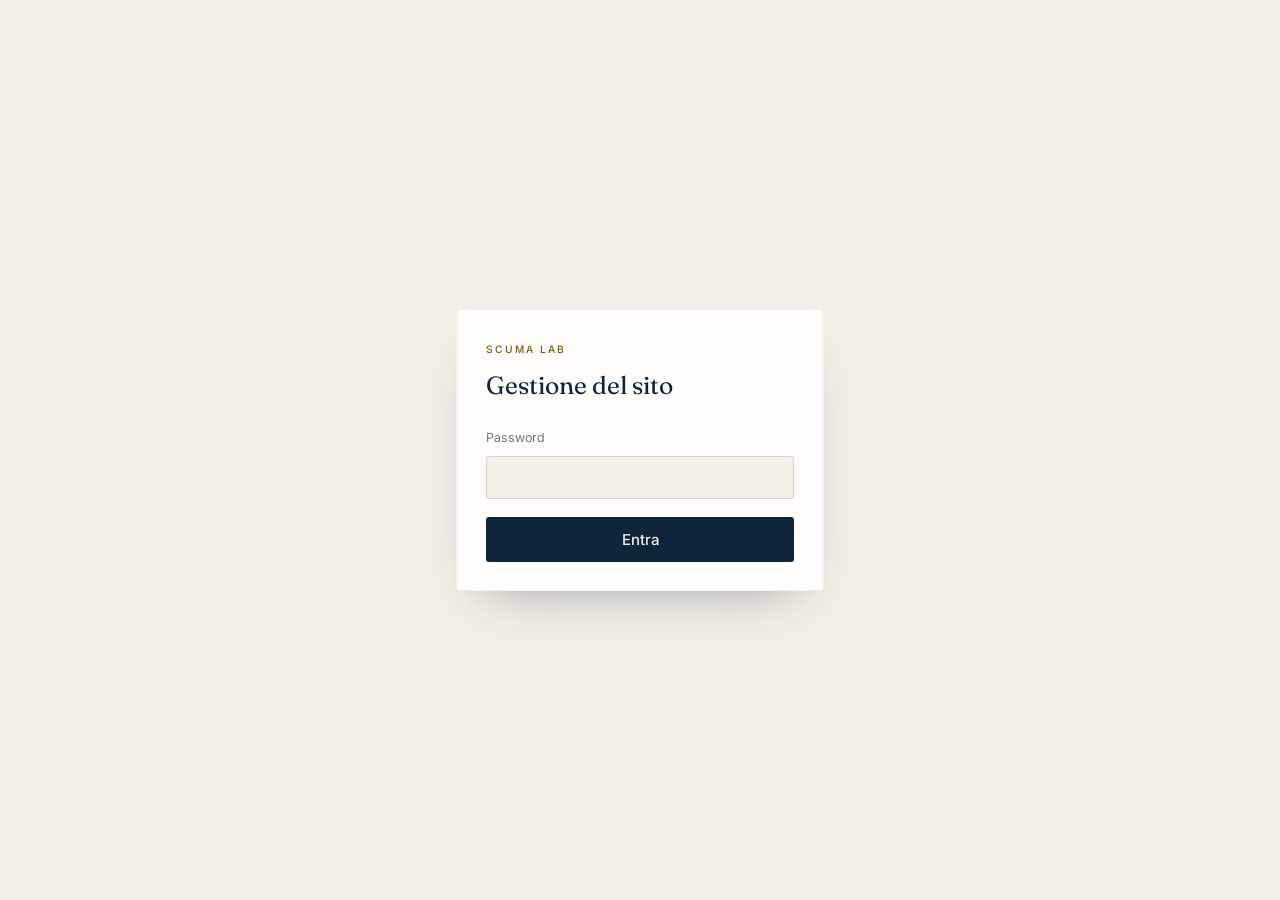
<file: admin/index.html>
<!doctype html>
<html lang="it">
<head>
<meta charset="utf-8">
<meta name="viewport" content="width=device-width, initial-scale=1">
<title>Gestione sito · Antonio Burgello</title>
<!-- a private tool, not a page: keep it out of search results -->
<meta name="robots" content="noindex, nofollow">
<link rel="preconnect" href="https://fonts.googleapis.com">
<link rel="preconnect" href="https://fonts.gstatic.com" crossorigin>
<link rel="stylesheet" href="https://fonts.googleapis.com/css2?family=Fraunces:opsz,wght@9..144,400&family=Inter:wght@350;400;500;600&display=swap">
<link rel="stylesheet" href="admin.css?v=4">
</head>
<body>

<!-- ============================================================
     The gate. Nothing below is fetched until the password is accepted,
     so an unauthenticated visitor sees a box and nothing else.
     ============================================================ -->
<div class="gate" id="gate">
  <form class="gate__box" id="loginForm">
    <p class="gate__eyebrow">Scuma Lab</p>
    <h1>Gestione del sito</h1>
    <label for="pw">Password</label>
    <input type="password" id="pw" autocomplete="current-password" required>
    <button type="submit" id="loginBtn">Entra</button>
    <p class="gate__err" id="loginErr" role="alert" hidden></p>
  </form>
</div>

<!-- ============================================================
     The tool
     ============================================================ -->
<div class="app" id="app" hidden>

  <header class="bar">
    <span class="bar__name">Gestione del sito</span>
    <span class="bar__state" id="state">Caricamento…</span>
    <div class="bar__actions">
      <a class="btn btn--ghost" href="../index.html" target="_blank" rel="noopener">Vedi il sito</a>
      <button class="btn btn--save" id="saveBtn" disabled>Salva e pubblica</button>
    </div>
  </header>

  <div class="layout">
    <nav class="side" id="side" aria-label="Sezioni"></nav>
    <main class="main" id="main"></main>
  </div>

  <div class="toast" id="toast" role="status" hidden></div>
</div>

<!-- the picture the browser shrinks into the two sizes the site needs -->
<canvas id="scratch" hidden></canvas>

<script src="admin.js?v=4"></script>
</body>
</html>
</file>
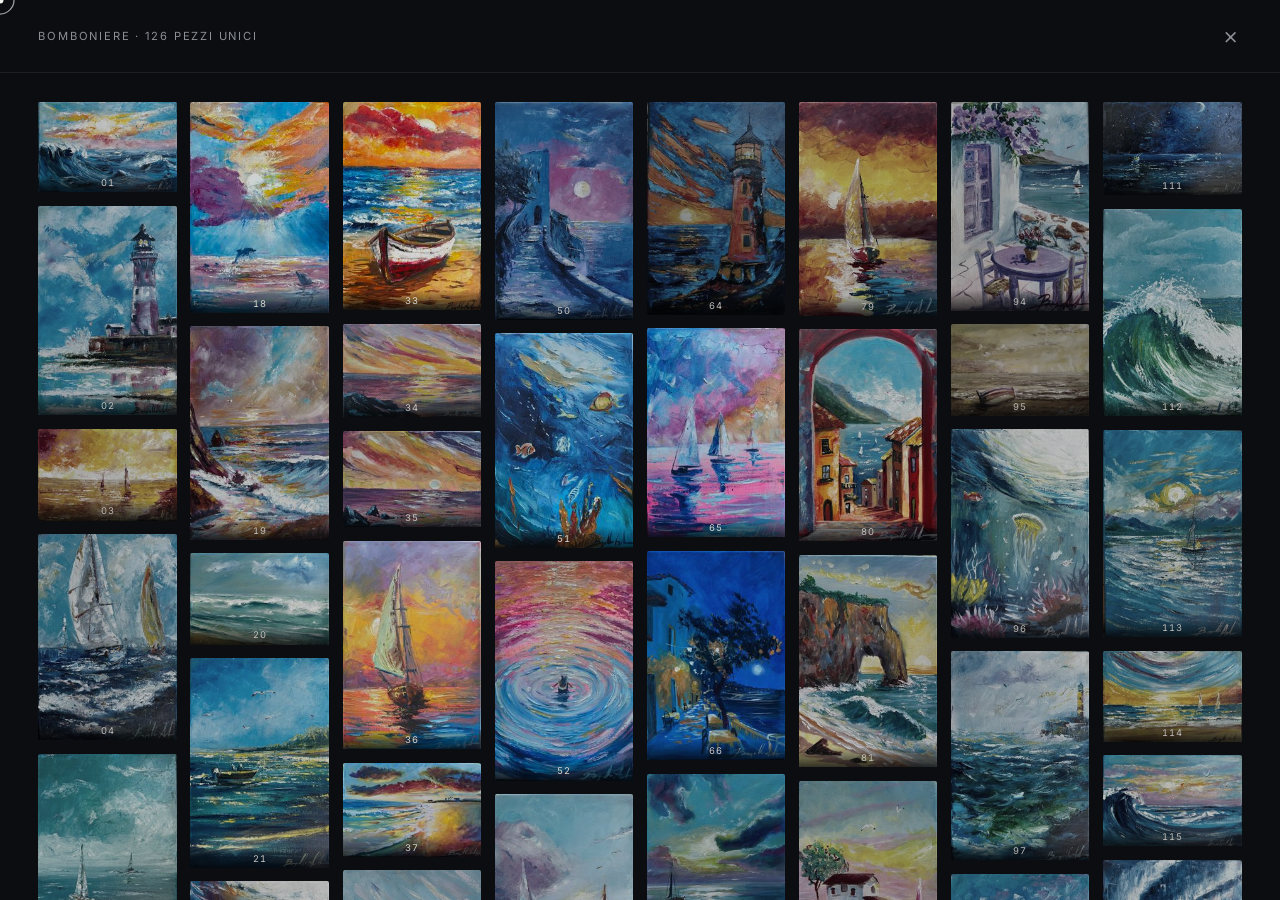
<file: collezione.html>
<!doctype html>
<html lang="it">
<head>
<meta charset="utf-8">
<meta name="viewport" content="width=device-width, initial-scale=1">
<title>Collezione · Antonio Burgello</title>
<meta name="description" content="Le collezioni di Antonio “Scuma” Burgello: opere sparse e bomboniere, ognuna da guardare da vicino, con la luce che attraversa la materia del colore.">
<!-- a collection is its own page, so it has its own URL to link and to share -->
<meta name="robots" content="index, follow">
<link rel="preconnect" href="https://fonts.googleapis.com">
<link rel="preconnect" href="https://fonts.gstatic.com" crossorigin>
<link rel="stylesheet" href="https://fonts.googleapis.com/css2?family=Fraunces:opsz,wght@9..144,300;9..144,400&family=Inter:wght@300;350;400&display=swap">
<link rel="stylesheet" href="assets/css/style.css?v=95">
<link rel="stylesheet" href="assets/css/collection.css?v=96">
<style>
  /* The page is the collection. Nothing sits behind the grid, so the body
     is just the ground it stands on. */
  body{ background:#0c0d10; color:var(--canvas); min-height:100svh; }

  /* What the card opens into. It carries the name the card carried, so the
     browser reshapes the one into the other instead of crossing the whole
     screen over. It has to be in the markup before the first paint for the
     browser to have anything to match, which is why it is here and not
     something collection.js builds - the grid arrives a moment later. */
  .coll-page__ground{
    position:fixed; inset:0; z-index:0; background:#0c0d10; pointer-events:none;
  }
  html[data-c="opere"] .coll-page__ground{ view-transition-name:coll-opere; }
  html[data-c="bomboniere"] .coll-page__ground{ view-transition-name:coll-bomboniere; }

  /* For browsers without view transitions: the page arrives rather than
     appearing. Plain CSS, no script, and it does not delay the navigation
     the way a fade-out on click would. */
  @keyframes coll-page-in{ from{ opacity:0; } }
  body{ animation:coll-page-in .32s cubic-bezier(.22,.61,.36,1) both; }
  @media (prefers-reduced-motion:reduce){ body{ animation:none; } }
  .coll-page__fallback{
    /* above the ground, which is fixed and would otherwise paint over it */
    position:relative; z-index:1;
    max-width:38rem; margin:0 auto; padding:22vh 1.5rem;
    text-align:center; color:#8b8f96; font-family:var(--sans);
  }
  .coll-page__fallback a{ color:var(--ochre); }
  /* main.js scales the ring through GSAP; here it is a class and a
     transition, which is the same effect without the dependency */
  .brush-cursor svg{ transition:transform .3s cubic-bezier(.22,.61,.36,1); }
  .brush-cursor.is-over svg{ transform:scale(1.7); }
</style>
</head>
<body>

<script>
/* Before the first paint, so the ground is already named when the browser
   looks for something matching the card that was clicked. Reading the
   parameter twice is cheaper than making the transition wait for the
   script at the end of the body. */
(function () {
  var c = (location.search.match(/[?&]c=([\w-]+)/) || [])[1] || 'bomboniere';
  document.documentElement.setAttribute('data-c', c);
})();
</script>

<div class="coll-page__ground" aria-hidden="true"></div>

<!-- Shown only if the collection in the URL is not one we have, and
     replaced by the grid otherwise. Without JS it is what remains, which is
     why it carries a way back rather than an error. -->
<div class="coll-page__fallback" id="fallback">
  <p>Questa collezione non è disponibile.</p>
  <p><a href="index.html#opere">Torna alle opere</a></p>
</div>

<script src="assets/js/relief.js?v=83"></script>
<script src="assets/js/collection.js?v=96"></script>
<script src="assets/js/opere.js?v=83"></script>
<script src="assets/js/bomboniere.js?v=83"></script>
<script>
(function () {
  'use strict';
  var which = (location.search.match(/[?&]c=([\w-]+)/) || [])[1] || 'bomboniere';
  var data = window.COLLECTIONS && window.COLLECTIONS[which];
  if (!data || !window.Collection || !window.Relief) return;

  document.getElementById('fallback').hidden = true;
  document.title = data.title + ' · Antonio Burgello';

  var opts = { page: true, backHref: 'index.html#opere' };
  /* Only the Opere Sparse have a room so far. For them the room replaces
     the viewer: a painting picked in the grid is where the visit starts. */
  if (which === 'opere') {
    opts.museumHref = 'museo.html';
    opts.itemHref = function (it) { return 'museo.html#' + encodeURIComponent(it.id); };
  }
  for (var k in data) opts[k] = data[k];
  new window.Collection(opts);
})();
</script>

<!-- The site's cursor, so the two feel like one thing. main.js owns the
     version on the home page and it is tangled up with GSAP and the tiles;
     this is the same markup driven plainly, which is all it ever needed -
     both halves ride the real pointer and the ring grows over anything
     clickable. -->
<div class="brush-cursor" id="brushCursor" aria-hidden="true">
  <svg viewBox="0 0 40 40" width="40" height="40">
    <circle class="bc-ring" cx="20" cy="20" r="14"/>
  </svg>
</div>
<div class="brush-dot" id="brushDot" aria-hidden="true">
  <svg viewBox="0 0 12 12" width="12" height="12">
    <circle class="bc-dot" cx="6" cy="6" r="3.5"/>
  </svg>
</div>
<script>
(function () {
  if (!matchMedia('(hover:hover) and (pointer:fine)').matches) return;
  if (matchMedia('(prefers-reduced-motion:reduce)').matches) return;
  document.body.classList.add('has-cursor');
  var ring = document.getElementById('brushCursor'), dot = document.getElementById('brushDot');
  addEventListener('pointermove', function (e) {
    var t = 'translate(' + e.clientX + 'px,' + e.clientY + 'px) translate(-50%,-50%)';
    ring.style.transform = t;
    if (dot) dot.style.transform = t;
  }, { passive: true });
  // delegated, because most of what is clickable here does not exist yet
  addEventListener('pointerover', function (e) {
    var on = e.target.closest && e.target.closest('a, button');
    ring.classList.toggle('is-over', !!on);
  }, { passive: true });
})();
</script>
</body>
</html>
</file>
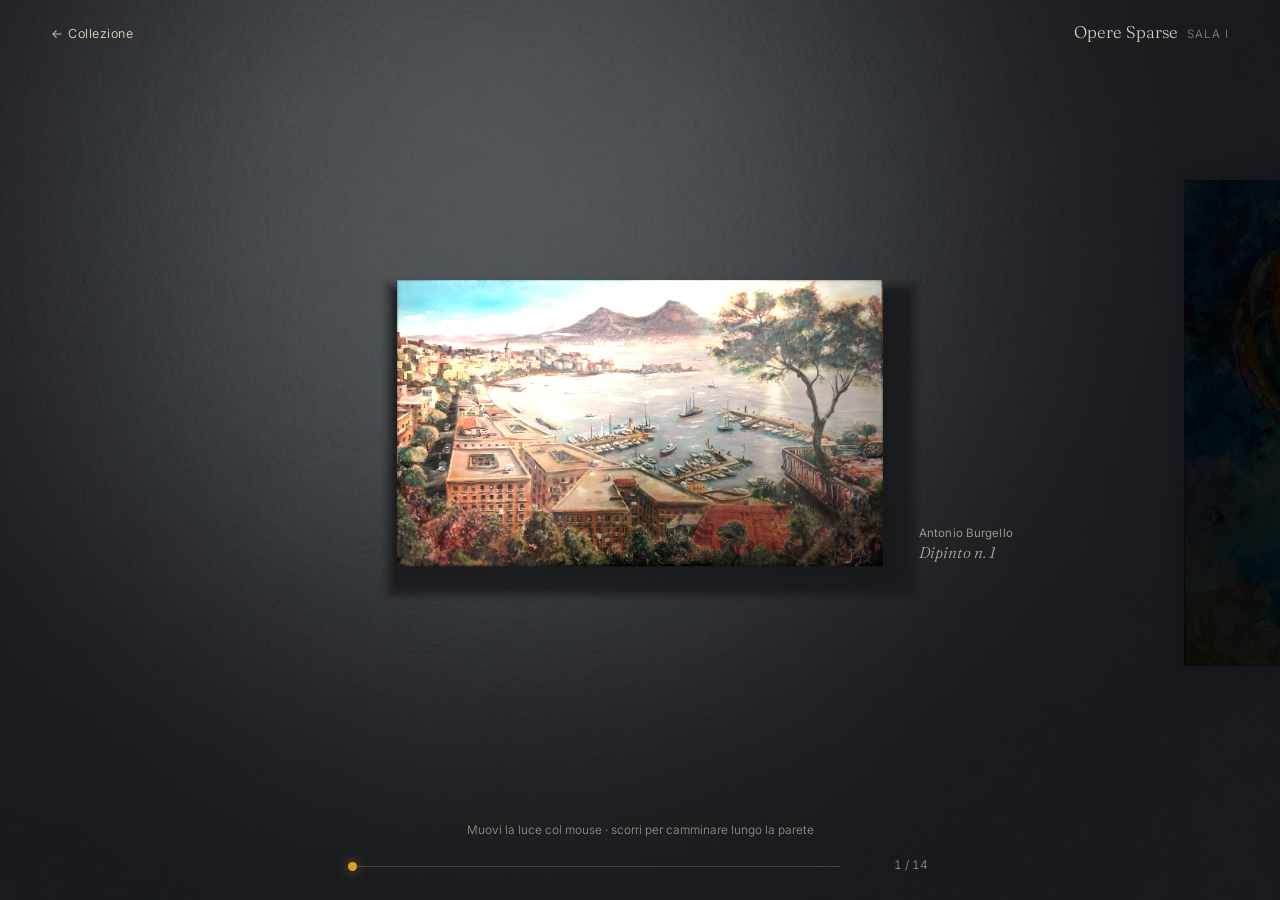
<file: museo.html>
<!doctype html>
<html lang="it">
<head>
<meta charset="utf-8">
<meta name="viewport" content="width=device-width, initial-scale=1, viewport-fit=cover">
<title>Museo · Antonio Burgello</title>
<meta name="description" content="Le Opere Sparse di Antonio Burgello appese su una parete, con una lampada da portare con sé.">
<!-- a prototype: kept out of search until it is part of the site -->
<meta name="robots" content="noindex">
<link rel="preconnect" href="https://fonts.googleapis.com">
<link rel="preconnect" href="https://fonts.gstatic.com" crossorigin>
<link rel="stylesheet" href="https://fonts.googleapis.com/css2?family=Fraunces:ital,opsz,wght@0,9..144,300;0,9..144,400;1,9..144,300&family=Inter:wght@300;350;400&display=swap">
<link rel="stylesheet" href="assets/css/style.css?v=95">
<style>
  html, body{ height:100%; overflow:hidden; background:#07090b; }
  body{ color:#d9d2c5; overscroll-behavior:none; }

  .museo{ position:fixed; inset:0; }
  .museo__wall{
    position:absolute; inset:0; width:100%; height:100%; display:block;
    touch-action:none; cursor:none;
  }
  .museo.is-dragging .museo__wall{ cursor:grabbing; }

  /* Labels are text over the canvas, positioned by museo.js each frame. */
  .museo__labels{ position:absolute; inset:0; pointer-events:none; overflow:hidden; }
  .museo-label{
    position:absolute; left:0; top:0; width:12.5rem;
    transform-origin:0 100%; margin-top:0;
    translate:0 -100%;
    font-family:var(--sans); font-size:.72rem; line-height:1.45; color:#cfc7b9;
    will-change:transform, opacity;
  }
  .museo-label.is-below{ translate:0 0; }
  .museo-label p{ margin:0; }
  .museo-label__artist{ font-weight:400; letter-spacing:.01em; }
  .museo-label__title{ font-family:var(--display); font-style:italic; font-weight:300; font-size:.98rem; line-height:1.3; margin:.1rem 0 .15rem !important; color:#ebe4d7; }
  .museo-label__meta{ color:#8f8a80; text-transform:uppercase; letter-spacing:.12em; font-size:.6rem; }

  .museo__bar{
    position:absolute; left:0; right:0; top:0; z-index:3;
    display:flex; align-items:baseline; justify-content:space-between; gap:1rem;
    padding:max(1.1rem, env(safe-area-inset-top)) var(--pad) 1rem;
    font-family:var(--sans); font-size:.78rem; letter-spacing:.04em; color:#8f8a80;
    pointer-events:none;
  }
  .museo__bar a{ pointer-events:auto; color:#d9d2c5; text-decoration:none; }
  .museo__bar a:hover, .museo__bar a:focus-visible{ color:var(--ochre); }
  .museo__room{ font-family:var(--display); font-weight:300; font-size:1.05rem; color:#d9d2c5; letter-spacing:0; }
  .museo__room span{ color:#8f8a80; font-family:var(--sans); font-size:.72rem; letter-spacing:.08em; margin-left:.6rem; text-transform:uppercase; }

  .museo__foot{
    position:absolute; left:0; right:0; bottom:0; z-index:3;
    padding:0 var(--pad) max(1.25rem, env(safe-area-inset-bottom));
    display:grid; gap:.7rem; justify-items:center;
    font-family:var(--sans); font-size:.74rem; color:#8f8a80;
  }
  .museo__hint{ margin:0; text-align:center; transition:opacity .8s var(--ease) 1.2s; }
  html.museo-used .museo__hint{ opacity:0; }
  .museo__railrow{ display:flex; align-items:center; gap:1rem; width:min(36rem, 100%); }
  .museo__rail{
    position:relative; flex:1; height:28px; cursor:pointer; touch-action:none;
  }
  .museo__rail::before{
    content:""; position:absolute; left:0; right:0; top:50%; height:1px; background:rgba(217,210,197,.22);
  }
  .museo__railmark{
    position:absolute; top:50%; width:9px; height:9px; margin:-4.5px 0 0 -4.5px;
    border-radius:50%; background:var(--ochre); box-shadow:0 0 12px rgba(217,162,39,.55);
  }
  .museo__rail:focus-visible{ outline:1px solid var(--ochre); outline-offset:4px; }
  .museo__count{ font-variant-numeric:tabular-nums; min-width:4.5rem; text-align:right; }

  .museo__nogl{ display:none; position:absolute; inset:0; place-content:center; text-align:center; padding:2rem; font-family:var(--sans); }
  html.museo-nogl .museo__nogl{ display:grid; }
  html.museo-nogl .museo__wall, html.museo-nogl .museo__foot{ display:none; }
  .museo__nogl a{ color:var(--ochre); }

  .sr-only{ position:absolute; width:1px; height:1px; overflow:hidden; clip:rect(0 0 0 0); white-space:nowrap; }
</style>
</head>
<body>

<main class="museo" id="museo" data-collection="opere" data-relief="0.3">
  <canvas class="museo__wall" id="museoWall" aria-hidden="true"></canvas>
  <div class="museo__labels" id="museoLabels"></div>

  <header class="museo__bar">
    <a href="collezione.html?c=opere">← Collezione</a>
    <p class="museo__room" style="margin:0">Opere Sparse<span>Sala I</span></p>
  </header>

  <div class="museo__foot">
    <p class="museo__hint" id="museoHint">Muovi la luce col mouse · scorri per camminare lungo la parete</p>
    <div class="museo__railrow">
      <div class="museo__rail" id="museoRail" role="slider" tabindex="0"
           aria-label="Posizione lungo la parete" aria-valuemin="1" aria-valuemax="1" aria-valuenow="1">
        <span class="museo__railmark" id="museoRailMark"></span>
      </div>
      <span class="museo__count" id="museoCount"></span>
    </div>
  </div>

  <div class="museo__nogl">
    <p>Questo browser non riesce a illuminare la sala.</p>
    <p><a href="collezione.html?c=opere">Guarda le Opere Sparse nella collezione</a></p>
  </div>

  <p class="sr-only" id="museoLive" aria-live="polite"></p>
</main>

<script>
  if (matchMedia('(hover: none)').matches) {
    document.getElementById('museoHint').textContent = 'Trascina per camminare · la luce segue il dito';
  }
</script>
<script src="assets/js/relief.js?v=96"></script>
<script src="assets/js/opere.js?v=96"></script>
<script src="assets/js/museo.js?v=96"></script>
</body>
</html>
</file>
<file: admin/admin.css>
/* ============================================================
   admin.css — the tool Antonio uses

   The site's palette, because this should feel like the back of the same
   object. But laid out as a tool rather than a document: a fixed bar that
   always holds the save button, a list of sections down the side, and one
   thing being edited at a time. Nothing here scrolls away from him.
   ============================================================ */
:root{
  --ink:#0E2438;
  --ink-2:#16344E;
  --canvas:#F4EFE6;
  --canvas-2:#EAE2D4;
  --panel:#FFFDF9;
  --ochre:#D9A227;
  --ochre-deep:#7E590C;
  --red:#B5341F;
  --red-soft:#F7E7E3;
  --green:#2F6B4F;
  --muted:#5A6674;
  --faint:#8B95A1;
  --line:rgba(14,36,56,.14);
  --line-soft:rgba(14,36,56,.07);
  --display:"Fraunces","Iowan Old Style",Georgia,serif;
  --sans:"Inter",system-ui,-apple-system,"Segoe UI",sans-serif;
  --ease:cubic-bezier(.22,.61,.36,1);
}
@media (prefers-color-scheme: dark){
  :root:not([data-theme="light"]){
    --ink:#ECE5D9; --ink-2:#CEC5B7;
    --canvas:#14161B; --canvas-2:#1C1F26; --panel:#1A1D23;
    --ochre:#E4B448; --ochre-deep:#E4B448;
    --red:#E0725C; --red-soft:#2B1C19; --green:#7FBF9C;
    --muted:#9AA2AD; --faint:#6D757F;
    --line:rgba(236,229,217,.16); --line-soft:rgba(236,229,217,.08);
  }
}

*,*::before,*::after{ box-sizing:border-box; }
[hidden]{ display:none!important; }
body{
  margin:0; background:var(--canvas); color:var(--ink);
  font-family:var(--sans); font-size:15px; font-weight:350; line-height:1.55;
  -webkit-font-smoothing:antialiased;
}

/* ---------- the gate ---------- */
.gate{ min-height:100svh; display:grid; place-items:center; padding:1.5rem; }
.gate__box{
  width:min(100%,23rem); background:var(--panel);
  border:1px solid var(--line-soft); border-radius:4px;
  padding:2rem 1.8rem 1.8rem;
  box-shadow:0 24px 50px -32px rgba(14,36,56,.5);
  display:grid; gap:.55rem;
}
.gate__eyebrow{
  margin:0; font-size:.64rem; letter-spacing:.2em; text-transform:uppercase;
  color:var(--ochre-deep); font-weight:500;
}
.gate h1{ font-family:var(--display); font-weight:400; font-size:1.55rem; margin:0 0 .9rem; }
.gate label{ font-size:.78rem; color:var(--muted); }
.gate__err{
  margin:.3rem 0 0; font-size:.85rem; color:var(--red);
  background:var(--red-soft); padding:.5rem .7rem; border-radius:3px;
}

input,textarea,select{
  font:inherit; color:inherit; width:100%;
  background:var(--canvas); border:1px solid var(--line); border-radius:3px;
  padding:.55rem .7rem;
}
textarea{ resize:vertical; min-height:5.5rem; line-height:1.6; }
input:focus-visible,textarea:focus-visible,select:focus-visible,
button:focus-visible,a:focus-visible{
  outline:2px solid var(--ochre-deep); outline-offset:2px;
}

button{ font:inherit; cursor:pointer; border-radius:3px; border:1px solid transparent; }
.btn{ padding:.5rem .9rem; font-size:.85rem; }
.btn--save{ background:var(--ink); color:var(--canvas); font-weight:500; }
.btn--save:disabled{ opacity:.4; cursor:default; }
.btn--ghost{
  background:none; border-color:var(--line); color:var(--ink);
  text-decoration:none; display:inline-flex; align-items:center;
}
.gate button[type=submit]{
  margin-top:.6rem; padding:.6rem; background:var(--ink); color:var(--canvas);
  font-weight:500;
}

/* ---------- frame ---------- */
.bar{
  position:sticky; top:0; z-index:10;
  display:flex; align-items:center; gap:1rem;
  padding:.7rem clamp(.8rem,2.5vw,1.4rem);
  background:var(--panel); border-bottom:1px solid var(--line);
}
.bar__name{ font-family:var(--display); font-size:1.05rem; }
.bar__state{ font-size:.76rem; color:var(--faint); }
.bar__state.dirty{ color:var(--ochre-deep); }
.bar__actions{ margin-left:auto; display:flex; gap:.5rem; }

.layout{ display:grid; grid-template-columns:13.5rem 1fr; align-items:start; }
@media (max-width:800px){ .layout{ grid-template-columns:1fr; } }

.side{
  position:sticky; top:3.4rem;
  padding:1rem .7rem; display:grid; gap:.15rem; align-content:start;
  border-right:1px solid var(--line-soft);
}
@media (max-width:800px){
  .side{
    position:static; border-right:0; border-bottom:1px solid var(--line-soft);
    grid-auto-flow:column; overflow-x:auto; gap:.3rem;
  }
}
.side button{
  background:none; border:0; text-align:left; padding:.45rem .65rem;
  color:var(--muted); font-size:.88rem; white-space:nowrap; border-radius:3px;
}
.side button:hover{ color:var(--ink); background:var(--canvas-2); }
.side button[aria-current="true"]{ background:var(--ink); color:var(--canvas); font-weight:500; }

.main{ padding:clamp(1.1rem,3vw,2rem) clamp(.9rem,3vw,2rem) 5rem; min-width:0; max-width:56rem; }
.main h2{
  font-family:var(--display); font-weight:400; font-size:1.5rem; margin:0 0 .2rem;
}
.main .lead{ color:var(--muted); margin:0 0 1.6rem; max-width:52ch; font-size:.92rem; }

/* ---------- editable items ---------- */
.item{
  background:var(--panel); border:1px solid var(--line-soft); border-radius:4px;
  padding:1.1rem 1.15rem; margin-bottom:.9rem;
}
.item__head{
  display:flex; align-items:center; gap:.6rem; margin-bottom:.8rem;
  padding-bottom:.6rem; border-bottom:1px solid var(--line-soft);
}
.item__n{
  font-size:.66rem; letter-spacing:.12em; text-transform:uppercase;
  color:var(--faint); font-variant-numeric:tabular-nums;
}
.item__title{ font-weight:600; font-size:.95rem; margin-right:auto; }
.item__tools{ display:flex; gap:.3rem; }
.iconbtn{
  background:none; border:1px solid var(--line); color:var(--muted);
  width:1.9rem; height:1.9rem; line-height:1; font-size:.9rem;
  display:grid; place-items:center;
}
.iconbtn:hover{ color:var(--ink); border-color:var(--ink); }
.iconbtn--danger:hover{ color:var(--red); border-color:var(--red); }

.field{ display:grid; gap:.25rem; margin-bottom:.75rem; }
.field > label{ font-size:.74rem; letter-spacing:.04em; color:var(--muted); }
.field .hint{ font-size:.76rem; color:var(--faint); }
.row2{ display:grid; grid-template-columns:1fr 1fr; gap:.75rem; }
@media (max-width:620px){ .row2{ grid-template-columns:1fr; } }

.paras{ display:grid; gap:.5rem; }
.para{ display:grid; grid-template-columns:1fr auto; gap:.4rem; align-items:start; }

.addbtn{
  background:none; border:1px dashed var(--line); color:var(--muted);
  padding:.55rem .9rem; font-size:.85rem; width:100%;
}
.addbtn:hover{ border-color:var(--ochre-deep); color:var(--ochre-deep); }

/* ---------- paintings ---------- */
.grid{
  display:grid; grid-template-columns:repeat(auto-fill,minmax(8.5rem,1fr));
  gap:.7rem; margin-bottom:1rem;
}
.pic{
  position:relative; background:var(--panel);
  border:1px solid var(--line-soft); border-radius:3px; overflow:hidden;
}
.pic img{ display:block; width:100%; aspect-ratio:1; object-fit:cover; background:var(--canvas-2); }
.pic__bar{ display:flex; align-items:center; gap:.3rem; padding:.35rem .45rem; }
.pic__n{ font-size:.66rem; color:var(--faint); font-variant-numeric:tabular-nums; margin-right:auto; }
.pic__alt{
  width:100%; font-size:.76rem; padding:.3rem .45rem; border-top:1px solid var(--line-soft);
  border-left:0; border-right:0; border-bottom:0; border-radius:0; background:none;
}
.pic__alt::placeholder{ color:var(--faint); }

/* ---------- notices ---------- */
.notice{
  padding:1rem 1.1rem; border-radius:0 3px 3px 0; margin-bottom:1.4rem;
  background:var(--red-soft); border-left:3px solid var(--red);
}
.notice h3{ margin:0 0 .35rem; font-size:.72rem; letter-spacing:.14em; text-transform:uppercase; color:var(--red); }
.notice p{ margin:0; font-size:.9rem; max-width:56ch; }
.notice p + p{ margin-top:.5rem; }

.toast{
  position:fixed; left:50%; bottom:1.5rem; transform:translateX(-50%);
  background:var(--ink); color:var(--canvas); padding:.7rem 1.2rem;
  border-radius:4px; font-size:.88rem; z-index:50; max-width:min(92vw,34rem);
  box-shadow:0 18px 40px -20px rgba(0,0,0,.6);
}
.toast.bad{ background:var(--red); }

.busy{ opacity:.55; pointer-events:none; }

@media (prefers-reduced-motion:reduce){ *{ transition:none!important; animation:none!important; } }
</file>
<file: assets/css/style.css>
/* ============================================================
   Antonio Burgello — Scuma Lab
   Palette pulled from the paintings: ink blue, ochre, canvas cream
   ============================================================ */

:root{
  --ink:        #0E2438;
  --ink-2:      #16344E;
  --canvas:     #F4EFE6;
  --canvas-2:   #EAE2D4;
  --ochre:      #D9A227;
  --ochre-deep: #7E590C;
  --red:        #D8452F;
  --cyan:       #2AA6C4;
  --teal:       #1F7A6C;
  --violet:     #6B4A9E;
  --magenta:    #C2417E;

  --fg:      var(--ink);
  --bg:      var(--canvas);
  --muted:   #556474;
  --line:    rgba(14,36,56,.10);

  --display: "Fraunces", "Iowan Old Style", Georgia, serif;
  --sans:    "Inter", system-ui, -apple-system, "Segoe UI", sans-serif;

  --wrap: 1240px;
  --pad:  clamp(1.25rem, 4vw, 4rem);

  --ease: cubic-bezier(.22,.61,.36,1);
}

/* ---------- reset-ish ---------- */
*,*::before,*::after{ box-sizing:border-box; }
[hidden]{ display:none!important; }
html{ -webkit-text-size-adjust:100%; scroll-behavior:smooth; }
body{
  margin:0;
  background:var(--bg);
  color:var(--fg);
  font-family:var(--sans);
  font-size:clamp(1rem,.96rem + .2vw,1.075rem);
  line-height:1.68;
  font-weight:350;
  overflow-x:hidden;
  -webkit-font-smoothing:antialiased;
}
/* height:auto is essential now the width/height attributes are present,
   otherwise the attribute height is used literally while the width scales
   and every image stretches. Rules that set an explicit height or
   aspect-ratio below still override this. */
img{ max-width:100%; display:block; height:auto; }
/* The UA default is `margin: 1em 40px`, which was eating 80px of width out
   of every grid tile and inset them all inside their own cells. */
figure{ margin:0; }
h1,h2,h3{ font-family:var(--display); font-weight:600; line-height:1.12; margin:0; letter-spacing:-.02em; }

/* Grid and flex children default to min-width:auto, so a long line can push
   past the container and get sliced by body{overflow-x:hidden}. */
.tl__body,.manifesto__body,.card__body,.gal__list,.gal__item,.contact__col,
.tl,.manifesto__grid,.cards,.gal,.contact__grid,.card{ min-width:0; }
p,h1,h2,h3,li,figcaption{ overflow-wrap:break-word; }

/* Headings and short intros balance across their lines; body copy just
   avoids leaving a single word stranded on the last line. */
h1,h2,h3,.sec-sub,.contact__title,.lede,.tl__lede,.card__body h3,.gal__item h3{
  text-wrap:balance;
}
p,li{ text-wrap:pretty; }
p{ margin:0 0 1.05em; }
a{ color:inherit; }
button{ font:inherit; color:inherit; background:none; border:0; cursor:pointer; }

.sr-only{ position:absolute!important; width:1px;height:1px;padding:0;margin:-1px;overflow:hidden;clip:rect(0 0 0 0);white-space:nowrap;border:0; }
.skip{ position:absolute; left:-9999px; top:0; z-index:200; background:var(--ink); color:var(--canvas); padding:.7rem 1.1rem; }
.skip:focus{ left:.6rem; top:.6rem; }

/* The custom cursor hides the pointer on desktop, so a visible keyboard
   focus ring is doing real work here. */
:focus-visible{
  outline:2px solid var(--ochre);
  outline-offset:3px;
  border-radius:2px;
}
.frag :focus-visible,.contact :focus-visible,.hero :focus-visible{ outline-color:var(--ochre); }
.tile:focus-visible{ outline-offset:-3px; }

.wrap{ width:min(var(--wrap),100% - var(--pad)*2); margin-inline:auto; }

/* ============================================================
   CURSOR
   ============================================================ */
.brush-cursor{
  position:fixed; top:0; left:0; z-index:120;
  pointer-events:none; opacity:0;
  transform:translate(-50%,-50%);
  transition:opacity .3s;
  mix-blend-mode:difference;
}
.brush-cursor svg{ display:block; overflow:visible; }
/* the ring trails for feel, the dot is pinned to the real pointer so you can
   always see exactly what you are about to hit */
.brush-dot{
  position:fixed; top:0; left:0; z-index:121;
  pointer-events:none; opacity:0;
  transform:translate(-50%,-50%);
  transition:opacity .3s;
  mix-blend-mode:difference;
}
.brush-dot svg{ display:block; }
.bc-ring{ fill:none; stroke:#fff; stroke-width:1.25; opacity:.65; transform-origin:center; }
.bc-dot{ fill:#fff; }
body.has-cursor .brush-cursor,
body.has-cursor .brush-dot{ opacity:1; }
body.has-cursor.painting .bc-ring{ opacity:1; }

@media (hover:hover) and (pointer:fine){
  body.has-cursor,
  body.has-cursor a,
  body.has-cursor button{ cursor:none; }
}

/* ============================================================
   NAV
   ============================================================ */
.nav{
  position:fixed; inset:0 0 auto 0; z-index:100;
  display:flex; align-items:center; justify-content:space-between;
  gap:1rem;
  padding:1.05rem var(--pad);
  color:var(--ink);
  text-shadow:0 0 9px rgba(247,243,235,.68), 0 0 19px rgba(247,243,235,.4);
  transition:background .45s var(--ease), color .45s var(--ease), padding .45s var(--ease), box-shadow .45s;
}
.nav.is-stuck{
  text-shadow:none;
  background:rgba(244,239,230,.86);
  backdrop-filter:blur(14px) saturate(1.3);
  -webkit-backdrop-filter:blur(14px) saturate(1.3);
  color:var(--ink);
  padding-block:.7rem;
  box-shadow:0 1px 0 var(--line);
}
.nav__brand{ display:flex; align-items:center; gap:.66rem; text-decoration:none; letter-spacing:.01em; }
/* An italic serif rather than a true script: calligraphic in feeling but
   with separate letterforms, so it stays legible at nav size where a joined
   cursive goes muddy. Cormorant is high-contrast and fine, so it wants a
   little more size and weight than the roman would. */
.nav__name{
  font-family:"Cormorant Garamond", "Iowan Old Style", Georgia, serif;
  font-style:italic;
  font-size:1.45rem;
  font-weight:600;
  letter-spacing:.005em;
  line-height:1;
  padding-block:.1em;
}

.nav__links{ display:flex; align-items:center; gap:clamp(.1rem,.85vw,.7rem); font-size:.9rem; }
.nav__links a{ text-decoration:none; position:relative; padding:.72rem .6rem; opacity:.9; }
.nav__links a::after{
  content:""; position:absolute; left:.6rem; right:.6rem; bottom:.47rem; height:2px;
  background:var(--ochre); transform:scaleX(0); transform-origin:right;
  transition:transform .4s var(--ease);
}
.nav__links a:hover::after{ transform:scaleX(1); transform-origin:left; }
.nav__cta{
  border:1px solid currentColor; border-radius:100px;
  padding:.42rem 1rem!important; opacity:1!important;
}
.nav__cta::after{ display:none; }

.nav__toggle{ display:none; width:40px; height:40px; position:relative; }
.nav__toggle span{ position:absolute; left:9px; right:9px; height:1.5px; background:currentColor; transition:.35s var(--ease); }
.nav__toggle span:nth-child(1){ top:16px; } .nav__toggle span:nth-child(2){ top:23px; }
.nav__toggle[aria-expanded="true"] span:nth-child(1){ top:19.5px; transform:rotate(45deg); }
.nav__toggle[aria-expanded="true"] span:nth-child(2){ top:19.5px; transform:rotate(-45deg); }

.mobile-menu{
  position:fixed; inset:0; z-index:99;
  background:var(--ink); color:var(--canvas);
  display:flex; flex-direction:column; justify-content:center; gap:.4rem;
  padding:0 var(--pad);
}
.mobile-menu a{
  font-family:var(--display); font-size:clamp(2rem,9vw,3rem);
  text-decoration:none; padding:.3rem 0; opacity:0;
}

@media (max-width:860px){
  .nav__links{ display:none; }
  .nav__toggle{ display:block; }
}

/* ============================================================
   HERO  — the painting surface
   ============================================================ */
.hero{
  position:relative;
  min-height:100svh;
  display:grid; place-items:center;
  overflow:hidden;
  background:var(--canvas-2);
  isolation:isolate;
}
/* Holding a finger down is how you paint on touch, so the long press must not
   raise the selection handles or the callout menu instead. Desktop keeps its
   selectable text. */
@media (hover:none){
  .hero{
    -webkit-touch-callout:none;
    -webkit-user-select:none;
    user-select:none;
  }

}
/* held back until the ground is primed, so the painting never flashes */
.hero__art{ position:absolute; inset:0; z-index:0; opacity:0; }
.hero__art.is-ready{ opacity:1; }
/* The paintings sit stacked; only one is showing at a time. The swap happens
   while the ground is opaque, so it is never seen changing. */
.hero__art img{
  position:absolute; inset:0;
  width:100%; height:100%; object-fit:cover;
  transform:scale(1.06);
  filter:saturate(1.12) contrast(1.04);
  opacity:0;
  transition:opacity 1.2s var(--ease);
}
.hero__art img.is-current{ opacity:1; }
/* The canvases overhang the hero by the margin paint.js reserves, so the
   blur below never softens into a visible edge. .hero clips the overhang. */
.hero__canvas{
  position:absolute;
  top:-60px; left:-60px;
  width:calc(100% + 120px); height:calc(100% + 120px);
  z-index:1;
  pointer-events:none;
  touch-action:none;
}
.hero__canvas--gesso{ filter:blur(5px); }
.hero__canvas--paint{ z-index:2; mix-blend-mode:multiply; filter:blur(9px); }
/* The riserva's wash of primer under the words (paint.js adds it on touch).
   Same overhang and the same blur as the gesso so it lines up with the
   ground around it; after the pigment and before the weave in the markup,
   so the cloth texture still runs over it. */
.hero__canvas--veil{ z-index:2; filter:blur(5px); opacity:0; will-change:transform; }

/* The cloth. A transparent texture whose alpha is driven by the turbulence,
   so it lays down thread shadow and nothing else. The previous version was
   opaque grey and, once it lost its blend mode, washed every painting behind
   it. Turbulence stretched hard along one axis gives runs of thread: once for
   warp, once for weft. */
.hero__weave{
  position:absolute; inset:0; z-index:2; pointer-events:none;
  /* The threads are a shadow, not a stain. They used to be brown (.13/.10/
     .07) at half opacity across the whole hero, which is warmth the ground
     was already supplying - two sepias on top of one another. */
  opacity:.38;
  background-image:url("data:image/svg+xml,%3Csvg xmlns='http://www.w3.org/2000/svg' width='150' height='150'%3E%3Cfilter id='wp'%3E%3CfeTurbulence type='fractalNoise' baseFrequency='.9 .02' numOctaves='2' stitchTiles='stitch'/%3E%3CfeColorMatrix type='matrix' values='0 0 0 0 .15 0 0 0 0 .14 0 0 0 0 .125 .30 .30 .30 0 -.20'/%3E%3C/filter%3E%3Cfilter id='wf'%3E%3CfeTurbulence type='fractalNoise' baseFrequency='.02 .9' numOctaves='2' stitchTiles='stitch'/%3E%3CfeColorMatrix type='matrix' values='0 0 0 0 .15 0 0 0 0 .14 0 0 0 0 .125 .30 .30 .30 0 -.20'/%3E%3C/filter%3E%3Crect width='150' height='150' filter='url(%23wp)'/%3E%3Crect width='150' height='150' filter='url(%23wf)'/%3E%3C/svg%3E");
  background-size:150px 150px;
}

.hero__grain{
  position:absolute; inset:0; z-index:3; pointer-events:none; opacity:.05;
  background-image:url("data:image/svg+xml,%3Csvg xmlns='http://www.w3.org/2000/svg' width='180' height='180'%3E%3Cfilter id='n'%3E%3CfeTurbulence type='fractalNoise' baseFrequency='.85' numOctaves='3'/%3E%3CfeColorMatrix type='saturate' values='0'/%3E%3C/filter%3E%3Crect width='180' height='180' filter='url(%23n)' opacity='.42'/%3E%3C/svg%3E");
}

/* Not a flat wash: an ellipse sized to the copy, densest where the lines are
   and gone by the edges, so the painting is still doing the talking. */
.hero__scrim{
  position:absolute; inset:0; z-index:4; pointer-events:none;
  /* Many stops, no kinks: a gradient that changes rate abruptly reads as an
     edge even when nothing is actually drawn there. */
  background:
    /* the band the nav sits in, so the links never land on bare painting */
    linear-gradient(to bottom,
      rgba(245,241,232,.44) 0,
      rgba(245,241,232,.24) 40px,
      rgba(245,241,232,.08) 72px,
      rgba(245,241,232,0)   102px),
    radial-gradient(56% 46% at 50% 52%,
      rgba(245,241,232,.52) 0%,
      rgba(245,241,232,.40) 30%,
      rgba(245,241,232,.24) 52%,
      rgba(245,241,232,.10) 72%,
      rgba(245,241,232,0)   90%);
}

.hero__inner{
  position:relative; z-index:5;
  will-change:transform,opacity;   /* keeps the scrub off the main thread */
  text-align:center; color:var(--ink);
  padding:7rem var(--pad) 9rem;
  max-width:1000px;
  pointer-events:none;
  /* a halo rather than a drop shadow: it has to work over whatever colour the
     uncovered painting puts behind a given letter */
  text-shadow:0 0 8px rgba(247,243,235,.72), 0 0 19px rgba(247,243,235,.42);
}
.hero__eyebrow{
  font-size:.82rem; letter-spacing:.24em; text-transform:uppercase;
  margin:0 0 1.6rem; opacity:.95; font-weight:500;
}
.hero__title{
  text-shadow:0 0 22px rgba(247,243,235,.24);
  font-size:clamp(3.1rem,12vw,9.5rem);
  font-weight:500;
  letter-spacing:-.045em;
  line-height:1.02;
  margin:0 0 1.5rem;
  font-variation-settings:"opsz" 144;
}
.hero__title .word{ display:inline-block; overflow:hidden; vertical-align:top; }
.hero__title .word > span{ display:inline-block; }
.hero__lead{
  font-size:clamp(1rem,1.7vw,1.3rem);
  max-width:66ch; margin-inline:auto; opacity:.94; font-weight:400;
}
/* Keep the opening sentence whole on one line where there's room for it. */
@media (min-width:820px){
  .hero__lead .lead-1{ white-space:nowrap; }
}
.hero__actions{ display:flex; gap:.75rem; justify-content:center; flex-wrap:wrap; margin-top:2.4rem; pointer-events:auto; }

.btn{
  text-shadow:none;
  display:inline-block; text-decoration:none;
  padding:.85rem 1.7rem; border-radius:100px;
  font-size:.92rem; font-weight:500; letter-spacing:.01em;
  border:1px solid transparent;
  transition:background .35s var(--ease), color .35s var(--ease), border-color .35s var(--ease);
  will-change:transform;
}
.btn--solid{ background:var(--ochre); color:var(--ink); }
.btn--solid:hover{ background:var(--canvas); }
.btn--ghost{ border-color:rgba(14,36,56,.38); color:var(--ink); background:rgba(245,241,232,.5); }
.btn--ghost:hover{ background:var(--ink); color:var(--canvas); border-color:var(--ink); }

/* Mobile has no soft glows. These live after the rules they override, because
   they carry the same specificity and source order is what decides. */
@media (hover:none){
  /* The scrim's ellipse is a share of the box, so on a 375x812 screen it is a
     344x666 blob over nearly the whole hero, and the halo behind the type
     reads as a smudge at this size. Both go; what needed protecting gets a
     hard edge instead. */
  .hero__scrim{ display:none; }

  /* A single tight layer rather than the desktop stack. Enough to keep an
     edge on the letters where a painting shows through, small enough that it
     never reads as a halo at this size - it was the wide, low-alpha layers
     that looked like a smudge on a phone, not the presence of a shadow. */
  .hero__inner{ text-shadow:0 0 6px rgba(247,243,235,.55); }
  .hero__title{ text-shadow:0 0 12px rgba(247,243,235,.22); }

  /* The bar stays transparent over the hero and keeps only that same tight
     shadow. Once it sticks it takes its solid background as usual, and
     .nav.is-stuck outranks this, so that still wins. */
  .nav{ text-shadow:0 0 6px rgba(247,243,235,.6); }

  /* Once paint.js is holding the words clear of the paint (the riserva,
     which adds this class), the halo has nothing left to do, and it is the
     thing that looked soft. If the script never runs, the painting under the
     copy never appears either, so there is nothing to lose by dropping it. */
  html.hero-reserve .hero__inner,
  html.hero-reserve .hero__title{ text-shadow:none; }
  /* The bar is not in the riserva and keeps its small glow: a wash behind
     the logo and the menu button read as patches up there. */

  /* a button, not a glowing lozenge */
  .btn--ghost{
    background:var(--canvas);
    border-color:rgba(14,36,56,.28);
  }
}


@media (max-width:640px){
  .hero__inner{ padding-bottom:11rem; }
  }

/* ============================================================
   SHARED SECTION FURNITURE
   ============================================================ */
section{ position:relative; }
.kicker{
  font-size:.76rem; letter-spacing:.24em; text-transform:uppercase;
  color:var(--ochre-deep); font-weight:600; margin:0 0 1rem;
}
.sec-head{ max-width:60ch; margin-bottom:clamp(2.5rem,5vw,4rem); }
.sec-title{
  font-size:clamp(2.2rem,5.5vw,4.4rem);
  font-weight:500; margin:0 0 1.1rem;
  font-variation-settings:"opsz" 120;
}
.sec-title .word{ display:inline-block; overflow:hidden; vertical-align:top; }
.sec-title .word > span{ display:inline-block; }
.sec-sub{ color:var(--muted); font-size:clamp(1rem,1.4vw,1.16rem); max-width:56ch; }

/* ---------- reveal system ----------
   Driven by IntersectionObserver + CSS, not by the animation loop, so
   content can never be left stranded at opacity 0. */
[data-reveal]{
  opacity:0; transform:translateY(28px);
  transition:opacity .9s var(--ease), transform .9s var(--ease);
  transition-delay:calc(var(--i,0) * 70ms);
  will-change:transform,opacity;
}
[data-reveal].in{ opacity:1; transform:none; }

/* The clip box is padded out and pulled back with negative margin, so
   ascenders and descenders are never sliced off by the overflow. */
.word{
  display:inline-block; overflow:hidden; vertical-align:top;
  padding:.16em .06em .18em; margin:-.16em -.06em -.18em;
}
.word > span{
  display:inline-block; transform:translateY(135%);
  transition:transform 1.05s var(--ease);
  transition-delay:calc(var(--i,0) * 65ms);
}
[data-split].in .word > span{ transform:none; }

/* hero copy comes in on load, again without needing the loop */
.hero__eyebrow,.hero__lead,.hero__actions,body.ready .hero__eyebrow{ opacity:.95; transform:none; transition-delay:.15s; }
body.ready .hero__lead   { opacity:.94; transform:none; transition-delay:.5s; }
body.ready .hero__actions{ opacity:1;   transform:none; transition-delay:.65s; }
@media (prefers-reduced-motion:reduce){
  [data-reveal],.hero__eyebrow,.hero__lead,.hero__actions,.word > span{ transform:none!important; }
}

/* ============================================================
   MANIFESTO
   ============================================================ */
/* Less at the foot than the head: the works section brings its own ~84px of
   top padding, so a matching bottom here read as a gap twice the size. */
.manifesto{ padding:clamp(3.5rem,7vw,6rem) 0 clamp(1.5rem,3vw,2.5rem); position:relative; overflow:hidden; }

/* The painting bleeds in from the left and dissolves across the section,
   the way it sits behind the copy on Antonio's own page. It is held well
   back: at full strength the text on top becomes unreadable, which is the
   problem with the original. */
/* Faint where the copy runs, stronger on the right where the portrait sits
   and nothing competes. The mask alpha multiplies the layer opacity, so the
   left works out at .45 x .31 = .14, the most this painting takes before the
   body grey drops under 4.5:1. No cream scrim over the top: a strong image
   under a heavy veil is what read as muddy. */
.manifesto__bg{
  position:absolute; inset:0; z-index:0;
  opacity:.32;
  -webkit-mask-image:linear-gradient(to right, rgba(0,0,0,.28) 0%, rgba(0,0,0,.28) 52%, rgba(0,0,0,.62) 74%, rgba(0,0,0,.85) 100%),
                     linear-gradient(to bottom, #000 55%, transparent 92%);
  mask-image:linear-gradient(to right, rgba(0,0,0,.28) 0%, rgba(0,0,0,.28) 52%, rgba(0,0,0,.62) 74%, rgba(0,0,0,.85) 100%),
             linear-gradient(to bottom, #000 55%, transparent 92%);
  -webkit-mask-composite:source-in;
  mask-composite:intersect;
}
/* cover, not contain: contain fits the whole image inside the box, so any
   section proportionally wider than the image (1.43:1) gets bars down the
   sides - 298px each at 1920px wide. cover never gaps. The heavy cropping
   that made contain necessary was when this section ran to 1460px tall;
   at 923px it only trims about 68px horizontally. */
.manifesto__bg img{ width:100%; height:100%; object-fit:cover; object-position:center; }

.manifesto > .wrap{ position:relative; z-index:2; }

.manifesto__grid{
  display:grid; gap:clamp(2rem,5vw,4.5rem);
  grid-template-columns:1.05fr .95fr; align-items:start;
}
.manifesto__body .lede{
  font-family:var(--display); font-size:clamp(1.6rem,3.4vw,2.6rem);
  line-height:1.18; font-weight:400; margin-bottom:1.4rem;
}
.manifesto__body .lede em{ color:var(--ochre-deep); font-style:italic; }
.manifesto__body p:not(.lede){ color:var(--muted); max-width:46ch; }
.manifesto__body strong{ color:var(--ink); font-weight:600; }

/* TikTok injects its own inline width, so it needs overriding to stay
   inside the column. */
.manifesto__social{ min-width:0; }
.stats{
  list-style:none; margin:clamp(3rem,6vw,5rem) 0 0; padding:2rem 0 0;
  border-top:1px solid var(--line);
  display:grid; grid-template-columns:repeat(3,1fr); gap:1.5rem;
}
.stats b{ display:block; font-family:var(--display); font-size:clamp(1.8rem,4vw,2.9rem); font-weight:500; letter-spacing:-.02em; }
.stats span{ font-size:.85rem; color:var(--muted); }

@media (max-width:860px){
  .manifesto__grid{ grid-template-columns:1fr; }
  /* stacked, the copy runs the full width, so it stays flat and faint */
  .manifesto__bg{
    opacity:.32;
    -webkit-mask-image:linear-gradient(to bottom, rgba(0,0,0,.28), rgba(0,0,0,.28));
    mask-image:linear-gradient(to bottom, rgba(0,0,0,.28), rgba(0,0,0,.28));
  }
  .stats{ grid-template-columns:1fr; gap:1rem; }
  .stats li{ display:flex; align-items:baseline; gap:.8rem; }
}

/* ---------- the feeds beside the copy ----------
   The embeds are cross-origin, so their interiors belong to the platforms.
   What we control is the frame, so both sit in the same panel treatment as
   the rest of the page. Stacked, because the column is ~490px wide. */
.manifesto__social{
  min-width:0;
}
/* No frame around it: the panel chrome added height without adding
   anything, and the player is portrait so a narrower embed is a shorter
   one - TikTok scales it to the width it is given. */
.manifesto__social{ min-width:0; max-width:340px; }
/* The lift aligns the embed with the copy beside it, so it only applies while
   there is something beside it. Stacked, it was cancelling the row gap and
   putting the player hard against the last line. */
@media (min-width:861px){
  .manifesto__social{ margin-top:-3.1rem; }
}
@media (max-width:860px){
  .manifesto__social{ max-width:none; }
}



/* The frame is the visible box: it rounds the corners and crops TikTok's
   bottom bar away in one go, so nothing is left half cut. */
.tt-frame{
  position:relative; width:100%; aspect-ratio:9/16;
  overflow:hidden; border-radius:10px;
  background:var(--canvas-2);
}
.tt-embed{
  position:absolute; top:0; left:0;
  width:100%; height:calc(100% + 76px);   /* the bar sits below the crop */
  border:0; display:block;
}

/* ============================================================
   OPERE
   ============================================================ */
.works{ padding:clamp(2.75rem,5.5vw,4.5rem) 0 clamp(5rem,11vw,9rem); background:var(--canvas-2); }

/* ---------- bento ----------
   Rows are the same size as a column, so every tile is a whole number of
   square cells and the spans below produce real bento rectangles. `dense`
   lets later tiles back-fill any hole the packing leaves. */
.grid{
  --cols:6;
  --gap:clamp(.55rem,1vw,1rem);
  --unit:calc((min(var(--wrap), 100vw - var(--pad) * 2) - (var(--cols) - 1) * var(--gap)) / var(--cols));
  display:grid;
  grid-template-columns:repeat(var(--cols),1fr);
  grid-auto-rows:var(--unit);
  grid-auto-flow:dense;
  gap:var(--gap);
}
/* A painting is an object with a surface. Hovering should feel like catching
   the light on it, not like zooming a photograph, so the tile tilts toward the
   pointer, lifts off the page, and takes a highlight that rakes across it.
   --mx/--my are the pointer's position in the tile, 0..100, set from JS. */
.tile{
  position:relative; overflow:hidden; border-radius:3px;
  background:var(--ink-2);
  grid-column:span 2; grid-row:span 2;
  cursor:pointer;
  --mx:50; --my:50;
  transform:perspective(900px);
  box-shadow:0 1px 2px rgba(14,36,56,.12);
  transition:transform .5s var(--ease), box-shadow .5s var(--ease);
}
/* the lip of the panel, so it has an edge rather than dissolving into the page */
.tile::before{
  content:""; position:absolute; inset:0; z-index:3; pointer-events:none;
  border-radius:inherit;
  box-shadow:inset 0 0 0 1px rgba(255,252,244,.13);
}
/* the rake of light across the varnish. Plain alpha, not a blend mode: those
   are what turned the hero black over a promoted layer. */
.tile::after{
  content:""; position:absolute; inset:0; z-index:2; pointer-events:none;
  opacity:0; transition:opacity .45s var(--ease);
  background:radial-gradient(58% 58% at calc(var(--mx) * 1%) calc(var(--my) * 1%),
    rgba(255,251,240,.32) 0%, rgba(255,251,240,.11) 40%, rgba(255,251,240,0) 70%);
}

@media (hover:hover) and (pointer:fine){
  .tile:hover,
  .tile:focus-visible{
    transform:
      perspective(900px)
      rotateY(calc((var(--mx) - 50) * .085deg))
      rotateX(calc((var(--my) - 50) * -.085deg))
      translateZ(16px);
    box-shadow:0 26px 44px -22px rgba(14,36,56,.5), 0 5px 12px -7px rgba(14,36,56,.32);
    /* short, so the tilt tracks the hand; the shadow can lag behind it */
    transition:transform .18s var(--ease), box-shadow .4s var(--ease);
  }
  .tile:hover::after,
  .tile:focus-visible::after{ opacity:1; }
}
.tile--wide{ grid-column:span 4; grid-row:span 2; }
.tile--tall{ grid-column:span 2; grid-row:span 3; }
.tile--big { grid-column:span 4; grid-row:span 3; }
.tile--full{ grid-column:span 6; grid-row:span 2; }

.tile img{
  width:100%; height:100%; object-fit:cover;
  transition:transform .9s var(--ease), filter .6s;
}
.tile:hover img{ transform:scale(1.03); }

/* On a phone the desktop spans turn into a scatter: five of the fourteen
   tiles end up full width, so the grid flips between one-up and two-up and
   never settles. Here every tile is the same square instead, with just two
   deliberate full-width features, which reads as a tidy two-across column
   and packs with no holes for `dense` to fill oddly. */
@media (max-width:900px){
  .grid{ --cols:4; }
  .tile,.tile--tall,.tile--wide{ grid-column:span 2; grid-row:span 2; }
  .tile--big { grid-column:span 4; grid-row:span 3; }
  .tile--full{ grid-column:span 4; grid-row:span 2; }
}

/* ============================================================
   FRAMMENTI  (timeline)
   ============================================================ */
.frag{ padding:clamp(5rem,12vw,9rem) 0; background:var(--ink); color:var(--canvas); }
.frag .kicker{ color:var(--ochre); }
.frag .sec-sub{ color:rgba(244,239,230,.62); }

.timeline{ list-style:none; margin:0; padding:0; max-width:1000px; }
.tl{
  position:relative;
  display:grid; grid-template-columns:auto 1fr;
  gap:clamp(1.2rem,3vw,2.6rem);
  padding-bottom:clamp(2.5rem,5vw,4rem);
}
/* The rail draws itself in; the dot sits OUTSIDE it, so it is never
   squashed by the scale. */
.tl__rail{
  width:2px; background:rgba(244,239,230,.16);
  transform:scaleY(0); transform-origin:top;
  transition:transform 1.3s var(--ease) .12s;
}
.tl.in .tl__rail{ transform:scaleY(1); }
.tl__dot{
  position:absolute; top:.5rem; left:1px; transform:translateX(-50%);
  width:11px; height:11px; border-radius:50%;
  background:var(--ochre); box-shadow:0 0 0 5px rgba(217,162,39,.16);
}
.tl:last-child .tl__rail{ background:linear-gradient(rgba(244,239,230,.16),rgba(244,239,230,0)); }
.tl__lede{
  font-family:var(--display); font-size:clamp(1.15rem,2vw,1.5rem);
  line-height:1.4; color:var(--canvas)!important; margin-bottom:1.2rem;
}

.tl__year{
  font-size:.78rem; letter-spacing:.2em; text-transform:uppercase;
  color:var(--ochre); margin:0 0 .5rem; font-weight:600;
}
.tl__body h3{
  font-size:clamp(1.4rem,2.8vw,2.1rem); font-weight:500; margin:0 0 .8rem;
}
.tl__body p{ color:rgba(244,239,230,.72); max-width:62ch; }
.tl__body strong{ color:var(--canvas); font-weight:600; }
.tl__body em{ color:var(--canvas); }
.tl__meta{ font-size:.82rem!important; letter-spacing:.06em; color:rgba(244,239,230,.45)!important; }
.tl__fig{ margin:1.6rem 0 0; }
/* These are documentary photographs of mixed shape, so they keep their own
   ratio; a fixed 4:3 box was cropping the portrait ones by nearly 2x. */
.tl__fig img{
  width:100%; max-width:640px; border-radius:2px;
  box-shadow:0 30px 60px -30px rgba(0,0,0,.7);
}

/* ---------- sticky media beside the entries ----------
   The picture holds still while its entry is read, then crossfades to the
   next. Everything here is gated behind .has-sticky, which JS adds only
   after it has built the stack, so without JS the figures stay inline with
   their entries and nothing is lost. */
.tl-media{ display:none; }

@media (min-width:901px){
  .frag.has-sticky .frag__layout{
    display:grid; grid-template-columns:.85fr 1.15fr;
    gap:clamp(2rem,5vw,4.5rem); align-items:start;
  }
  .frag.has-sticky .tl-media{
    display:block; position:sticky; top:14vh;
    width:100%; aspect-ratio:4/5;
    border-radius:2px; overflow:hidden;
    background:var(--ink-2);
    box-shadow:0 30px 70px -34px rgba(0,0,0,.75);
  }
  .frag.has-sticky .tl-media img{
    position:absolute; inset:0;
    width:100%; height:100%; object-fit:cover;
    opacity:0; transition:opacity .55s var(--ease);
  }
  .frag.has-sticky .tl-media img.is-current{ opacity:1; }
  /* the sticky column carries them now */
  .frag.has-sticky .tl__fig{ display:none; }
  .frag.has-sticky .timeline{ max-width:none; }
  /* entries breathe more, so each gets its turn in the sticky frame */
  .frag.has-sticky .tl{ padding-bottom:clamp(4rem,9vw,7rem); }
  .frag.has-sticky .tl:last-child{ padding-bottom:0; }
}

/* ============================================================
   PROGETTI
   ============================================================ */
.projects{ padding:clamp(5rem,12vw,9rem) 0; }
.cards{ display:grid; grid-template-columns:repeat(2,1fr); gap:clamp(1rem,2.2vw,1.9rem); }
.card{
  display:flex; flex-direction:column;
  background:var(--canvas-2); border-radius:3px; overflow:hidden;
  transition:transform .6s var(--ease), box-shadow .6s var(--ease);
}
.card:hover{ transform:translateY(-6px); box-shadow:0 28px 60px -30px rgba(14,36,56,.45); }

.card__media{ overflow:hidden; background:var(--ink-2); }
/* Every image used in these cards is a portrait poster or portrait
   painting, so a landscape box cropped away most of each one. */
.card__media img{ width:100%; height:100%; aspect-ratio:3/4; object-fit:cover; transition:transform 1s var(--ease); }
.card:hover .card__media img{ transform:scale(1.04); }

.card__body{ padding:1.6rem 1.7rem 1.9rem; }
.card__tag{
  font-size:.72rem; letter-spacing:.2em; text-transform:uppercase;
  color:var(--ochre-deep); font-weight:600; margin:0 0 .6rem;
}
.card__body h3{ font-size:clamp(1.25rem,2.2vw,1.75rem); font-weight:500; margin:0 0 .7rem; }
.card__body p{ color:var(--muted); margin-bottom:0; }

@media (max-width:860px){
  .cards{ grid-template-columns:1fr; }
}

/* ============================================================
   GALLERIE
   ============================================================ */
.galleries{ padding:clamp(4rem,10vw,8rem) 0; background:var(--canvas-2); }
.gal{ display:grid; grid-template-columns:.85fr 1.15fr; gap:clamp(2rem,5vw,4.5rem); align-items:start; }
.gal__feature img{ width:100%; border-radius:2px; box-shadow:0 30px 70px -34px rgba(14,36,56,.55); }
.gal__list{ display:flex; flex-direction:column; }
.gal__item{ padding:1.6rem 0; border-top:1px solid var(--line); }
.gal__item:last-child{ border-bottom:1px solid var(--line); }
.gal__when{ font-size:.74rem; letter-spacing:.18em; text-transform:uppercase; color:var(--ochre-deep); font-weight:600; margin:0 0 .45rem; }
.gal__item h3{ font-size:clamp(1.3rem,2.4vw,1.9rem); font-weight:500; margin:0 0 .5rem; }
.gal__where{ font-size:.9rem; color:var(--ink); margin-bottom:.5rem; }
.gal__item p{ color:var(--muted); margin-bottom:0; }
@media (max-width:860px){ .gal{ grid-template-columns:1fr; } }

/* ---------- gallery links + hover peek ----------
   The preview is one of Antonio's own paintings rather than a shot of the
   destination page: neither of those sites exposes an og:image, and hosting
   their page imagery here would be someone else's asset on his site. */
.gal__item--link{
  display:block; text-decoration:none;
  transition:border-color .35s var(--ease);
}
.gal__item--link h3{
  display:flex; align-items:baseline; gap:.4rem;
  transition:color .35s var(--ease);
}
.gal__item--link h3 i{
  font-style:normal; font-size:.7em; color:var(--ochre-deep);
  transition:transform .4s var(--ease);
}
.gal__item--link:hover h3 i{ transform:translate(3px,-3px); }

.peek{
  position:fixed; top:-999px; left:-999px; z-index:130;
  width:340px;
  background:var(--canvas);
  border-radius:9px; overflow:hidden;
  box-shadow:0 30px 60px -25px rgba(14,36,56,.6);
  opacity:0; transform:translate(-50%,-50%) scale(.94);
  transition:opacity .35s var(--ease), transform .45s var(--ease);
  pointer-events:none;
}
.peek__bar{
  display:flex; align-items:center; gap:5px;
  padding:8px 11px;
  background:rgba(14,36,56,.055);
  border-bottom:1px solid rgba(14,36,56,.09);
}
.peek__bar i{ width:8px; height:8px; border-radius:50%; background:rgba(14,36,56,.2); flex:none; }
.peek__bar span{
  margin-left:7px; min-width:0;
  font-size:.66rem; letter-spacing:.01em; color:var(--muted);
  white-space:nowrap; overflow:hidden; text-overflow:ellipsis;
}
.peek img{ width:100%; height:auto; aspect-ratio:17/10; object-fit:cover; object-position:top left; }
.peek.is-on{ opacity:1; transform:translate(-50%,-50%) scale(1); }

/* the trigger is the heading itself, so keep its box tight to the words */
.gal__item h3[data-peek]{ width:max-content; max-width:100%; }

/* no pointer to follow, so it never appears */
@media (hover:none),(pointer:coarse){ .peek{ display:none; } }
@media (prefers-reduced-motion:reduce){ .peek{ display:none; } }

/* ============================================================
   CONTATTI
   ============================================================ */
.contact{ background:var(--ink); color:var(--canvas); padding-top:0; overflow:hidden; }
.marquee{ overflow:hidden; border-bottom:1px solid rgba(244,239,230,.12); padding:1.1rem 0; }
.marquee__track{ display:flex; gap:2.5rem; white-space:nowrap; width:max-content; }
.marquee__track span{
  font-family:var(--display); font-size:clamp(1.5rem,3.6vw,2.6rem);
  font-weight:400; letter-spacing:-.01em; display:flex; align-items:center; gap:2.5rem;
  color:rgba(244,239,230,.34);
}
.marquee__track i{ width:9px; height:9px; border-radius:50%; background:var(--ochre); display:inline-block; flex:none; }

.contact__wrap{ padding:clamp(4rem,10vw,7rem) 0 clamp(3rem,6vw,4.5rem); }
.contact .kicker{ color:var(--ochre); }
.contact__title{
  font-family:var(--display); font-weight:500;
  font-size:clamp(2rem,5vw,4rem); line-height:1.06; letter-spacing:-.025em;
  max-width:18ch; margin:0 0 clamp(2.5rem,6vw,4.5rem);
}
.contact__title .word{ display:inline-block; overflow:hidden; vertical-align:top; }
.contact__title .word > span{ display:inline-block; }

.contact__grid{ display:grid; grid-template-columns:repeat(3,1fr); gap:clamp(1.8rem,4vw,3rem); }
.contact__label{
  font-size:.74rem; letter-spacing:.2em; text-transform:uppercase;
  color:rgba(244,239,230,.45); margin:0 0 1rem;
}
.contact__big{
  display:block; text-decoration:none; margin-bottom:.6rem;
  font-size:clamp(1rem,1.5vw,1.15rem);
  position:relative; width:fit-content; max-width:100%;
  word-break:break-word;
}
.contact__big::after{
  content:""; position:absolute; left:0; bottom:-2px; height:1px; width:100%;
  background:var(--ochre); transform:scaleX(0); transform-origin:right;
  transition:transform .45s var(--ease);
}
.contact__big:hover::after{ transform:scaleX(1); transform-origin:left; }
.contact__addr{ font-size:1.05rem; line-height:1.6; }
.contact__note{ color:rgba(244,239,230,.55); font-size:.9rem; max-width:34ch; }

@media (max-width:760px){ .contact__grid{ grid-template-columns:1fr; } }

.foot{
  border-top:1px solid rgba(244,239,230,.12);
  padding:1.5rem var(--pad);
  display:flex; justify-content:space-between; align-items:center; gap:1rem; flex-wrap:wrap;
  font-size:.82rem; color:rgba(244,239,230,.5);
}
.foot a{ text-decoration:none; }
.foot a:hover{ color:var(--ochre); }

/* ============================================================
   LIGHTBOX
   ============================================================ */
.lb{
  position:fixed; inset:0; z-index:150;
  background:rgba(8,18,29,.94);
  backdrop-filter:blur(8px); -webkit-backdrop-filter:blur(8px);
  display:grid; place-items:center; padding:clamp(1rem,5vw,4rem);
}
.lb__fig{ margin:0; max-width:min(1100px,100%); max-height:100%; display:flex; flex-direction:column; gap:1rem; }
.lb__fig img{
  max-width:100%; max-height:78svh; object-fit:contain; margin-inline:auto;
  box-shadow:0 40px 90px -40px rgba(0,0,0,.9);
}
.lb__close,.lb__nav{
  position:absolute; z-index:2; color:var(--canvas);
  width:52px; height:52px; border-radius:50%;
  display:grid; place-items:center; line-height:1;
  border:1px solid rgba(244,239,230,.25);
  transition:background .3s,border-color .3s;
}
.lb__close:hover,.lb__nav:hover{ background:rgba(244,239,230,.14); border-color:rgba(244,239,230,.5); }
.lb__close{ top:clamp(1rem,3vw,2rem); right:clamp(1rem,3vw,2rem); font-size:1.9rem; }
.lb__nav{ top:50%; transform:translateY(-50%); font-size:2.2rem; }
.lb__nav--prev{ left:clamp(.6rem,2.5vw,2rem); }
.lb__nav--next{ right:clamp(.6rem,2.5vw,2rem); }
@media (max-width:620px){ .lb__nav{ top:auto; bottom:1rem; transform:none; } }

/* ============================================================
   MOTION PREFERENCES
   ============================================================ */
@media (prefers-reduced-motion:reduce){
  .tile,.tile:hover,.tile:focus-visible{ transform:none; }
  html{ scroll-behavior:auto; }
  *,*::before,*::after{ animation-duration:.01ms!important; animation-iteration-count:1!important; transition-duration:.01ms!important; }
  .brush-cursor,.brush-dot{ display:none; }
  body.has-cursor,body.has-cursor a,body.has-cursor button{ cursor:auto; }
}
</file>
<file: assets/css/collection.css>
/* ============================================================
   collection.css — a collection of paintings you can look through

   The grid, the arc, the rail and the relief plate, lifted out of the
   bomboniere prototype so any collection on this site can use them.

   Everything is scoped under .coll. The prototype was its own page and
   could take names like .grid, .stage and .plate for itself; here it is a
   section inside a site that already owns .grid and .card, so the scope
   is what keeps the two apart. The cursor is the exception and is
   deliberately not scoped: it is the site's own, and both were always the
   same code.

   The palette needs no translation. The prototype was built on this
   site's tokens - --ink, --canvas, --ochre, --sans and --ease are
   identical in both - so only the greys that assume a dark ground are
   redefined here.
   ============================================================ */

/* ---------- card to grid ----------
   Opening a collection used to be a plain navigation: the page simply
   swapped. These are two views of the same thing - a card and what is
   behind it - so the browser is asked to animate between them.

   Cross-document view transitions need the opt-in on BOTH documents, and
   both are same-origin, which is the only place this works. Where it is
   not supported nothing is announced and the navigation is what it always
   was, so there is no fallback to maintain - only the fade-in below, which
   is plain CSS and runs everywhere. */
@view-transition{ navigation:auto; }

/* The page under the card: out quickly, in a little slower, so the arrival
   leads. Scale is tiny on purpose - at more than a percent or two it reads
   as a zoom effect rather than as one view becoming another. */
::view-transition-old(root){ animation:coll-vt-out .30s var(--ease) both; }
::view-transition-new(root){ animation:coll-vt-in .42s var(--ease) both; }
@keyframes coll-vt-out{ to{ opacity:0; transform:scale(.994); } }
@keyframes coll-vt-in{ from{ opacity:0; transform:scale(1.012); } }

/* The card itself is the thing that opens, so it is named and the page it
   opens into carries the same name. The browser then moves and reshapes
   one into the other rather than crossing the whole screen over. */
.coll-card[href*="c=opere"] .coll-card__media{ view-transition-name:coll-opere; }
.coll-card[href*="c=bomboniere"] .coll-card__media{ view-transition-name:coll-bomboniere; }
::view-transition-group(coll-opere),
::view-transition-group(coll-bomboniere){ animation-duration:.46s; }

@media (prefers-reduced-motion:reduce){
  ::view-transition-group(*),
  ::view-transition-old(*),
  ::view-transition-new(*){ animation:none!important; }
}

/* ---------- the cards in the page ----------
   Opere is a shelf of collections rather than a wall of paintings. Each
   card is a door into one, and it has to carry the section on its own now
   that the bento is gone - so two of them fill the row rather than
   floating small in the middle of it, which left the left-aligned heading
   talking to a void.

   The cover is four paintings in a quilt, not one crop. What is behind
   the card is a set, and a single picture says "here is a painting"
   instead. Four also survives at any card width, which one big crop of a
   landscape does not.

   These sit on the site's own ground, in the site's own type. Only the
   viewer goes dark. */
.colls{
  display:grid; grid-template-columns:repeat(2,minmax(0,1fr));
  gap:clamp(.9rem,2vw,1.6rem);
}
@media (max-width:620px){
  .colls{ grid-template-columns:1fr; }
}
.coll-card{
  --mx:50; --my:50;
  display:block; position:relative;
  padding:0; border:0; background:var(--ink); cursor:pointer;
  font:inherit; color:var(--canvas); text-decoration:none;
  border-radius:3px; overflow:hidden;
  box-shadow:0 18px 40px -26px rgba(14,36,56,.5);
  /* the same tilt the bento tiles had, so a card is still an object you
     are handling rather than a panel you are reading */
  transform:perspective(1000px)
    rotateY(calc((var(--mx) - 50) * .045deg))
    rotateX(calc((var(--my) - 50) * -.045deg))
    translateY(0);
  transition:transform .5s var(--ease), box-shadow .5s var(--ease);
}
.coll-card:hover{
  transform:perspective(1000px)
    rotateY(calc((var(--mx) - 50) * .045deg))
    rotateX(calc((var(--my) - 50) * -.045deg))
    translateY(-6px);
  box-shadow:0 34px 70px -34px rgba(14,36,56,.6);
}
.coll-card:focus-visible{ outline:2px solid var(--ochre); outline-offset:3px; }

/* One painting at a time, and it changes itself. The mosaic that was here
   showed three works at once and read as a contact sheet; a card that
   paints the next one in says what the collection is far better, and says
   it in the language the hero already established. */
.coll-card__media{
  display:block; position:relative; overflow:hidden;
  aspect-ratio:16/11; background:var(--ink-2);
}
.coll-card__media img,
.coll-card__canvas{
  position:absolute; inset:0; display:block;
  width:100%; height:100%; object-fit:cover;
}
/* the still image is the fallback; once the canvas has something to show,
   it takes over and the image stops being drawn over it */
.coll-card__media.is-live img{ opacity:0; }
.coll-card__canvas{ opacity:0; transition:opacity .5s var(--ease); }
.coll-card__media.is-live .coll-card__canvas{ opacity:1; }

/* The name sits on the pictures, not in a slab under them. A caption
   below made the card a product tile; over the image it reads as a plate
   on a door. */
.coll-card__body{
  position:absolute; left:0; right:0; bottom:0; z-index:2;
  display:block; padding:2.8rem 1.2rem 1.1rem;
  background:linear-gradient(to top, rgba(8,18,28,.90) 18%, rgba(8,18,28,.55) 55%, transparent);
  pointer-events:none;
}
.coll-card__title{
  display:block; font-family:var(--display); font-weight:400;
  font-size:clamp(1.25rem,2.4vw,1.85rem); line-height:1.15; color:var(--canvas);
}

/* ---------- the viewer, as an overlay ----------
   A room you step into. The relief highlight is a small bright thing on a
   dark surface; on primed linen it has almost no contrast to spend and the
   effect it exists for stops reading. The page stays light and the viewer
   goes dark, so the shift happens on a click and reads as intentional
   rather than as a seam mid-scroll. */
/* .coll.coll-view, not .coll-view: the overlay wears both classes, and at
   equal specificity source order decides - so a bare .coll-view lost
   position:fixed to the .coll block below it and the overlay laid itself
   out in the page instead of over it. Specificity rather than ordering,
   so moving these blocks around cannot break it again. */
.coll.coll-view[hidden]{ display:none!important; }
.coll.coll-view{
  position:fixed; inset:0; z-index:70;
  display:flex; flex-direction:column; align-items:center; justify-content:center;
  padding:clamp(1.2rem,3vw,2.4rem);
  opacity:0; transition:opacity .3s var(--ease);
}
.coll.coll-view.in{ opacity:1; }
.coll-view__head{
  position:absolute; top:0; left:0; right:0; z-index:4;
  display:flex; align-items:center; justify-content:space-between; gap:1rem;
  padding:clamp(.9rem,3vw,1.4rem) clamp(1rem,4vw,2.2rem);
  font-size:.7rem; letter-spacing:.16em; text-transform:uppercase;
  color:var(--coll-muted);
}
.coll-view__head button{
  font:inherit; letter-spacing:inherit; text-transform:inherit;
  color:var(--coll-muted); background:none; border:0; cursor:pointer;
  padding:.4rem .2rem; transition:color .3s var(--ease);
}
.coll-view__head button:hover{ color:var(--canvas); }
.coll-view__close{ font-size:1.5rem!important; line-height:1; letter-spacing:0!important; }
.coll-view__title{ color:var(--coll-dim); }
@media (max-width:640px){
  .coll-view__back span, .coll-view__title{ display:none; }
}

.coll{
  --wall:#16181d;
  --wall-2:#0c0d10;
  --coll-muted:#8b8f96;
  --coll-dim:#666a71;
  /* the same above the picture as below it, so centring reads as centred */
  --breathe:clamp(.9rem,2.2vw,1.5rem);

  position:relative;
  background:radial-gradient(130% 95% at 50% 0%, var(--wall) 0%, var(--wall-2) 72%);
  color:var(--canvas);
  font-family:var(--sans);
}

/* ---------- the plate ---------- */
.coll .stage{
  position:relative;
  perspective:1200px; width:100%; flex:0 0 auto;
  display:flex; align-items:center; justify-content:center;
  min-height:0;
  /* a drag across the picture is aiming the light, not scrolling */
  touch-action:none;
}
.coll .plate{
  position:relative; border-radius:2px; overflow:hidden;
  transform-style:preserve-3d;
  transition:transform .18s var(--ease), box-shadow .4s var(--ease), opacity .34s var(--ease);
  box-shadow:0 34px 60px -26px rgba(0,0,0,.85), 0 6px 16px -8px rgba(0,0,0,.6);
  cursor:grab; max-width:100%;
}
.coll .plate:active{ cursor:grabbing; }
.coll .plate.busy{ opacity:0; }
.coll .plate canvas{
  display:block; max-width:100%;
  max-height:min(70svh, calc(100svh - 250px));
  width:auto; height:auto;
}
.coll .plate::after{
  content:""; position:absolute; inset:0; pointer-events:none; z-index:3;
  box-shadow:inset 0 0 0 1px rgba(255,252,244,.10); border-radius:inherit;
}

/* The hint has a job exactly once. It floats under the painting rather
   than taking a row of its own, and retires the moment the hand arrives -
   so it costs no height, and the gap it used to leave behind goes too. */
.coll .sub{
  position:absolute; left:0; right:0; bottom:0; z-index:2;
  margin:0; padding:2.2rem .8rem .7rem;
  color:rgba(244,239,230,.92); font-size:.68rem; letter-spacing:.12em;
  text-transform:uppercase; text-align:center; line-height:1.4;
  pointer-events:none;
  /* a scrim, because it has to be readable over whichever painting it
     happens to land on */
  background:linear-gradient(to top, rgba(6,8,11,.78), rgba(6,8,11,0));
  transition:opacity .6s var(--ease);
}
.coll .sub.gone{ opacity:0; }

/* ---------- edition mark ---------- */
.coll .edition{
  /* centred, not baseline: the number is 2.15rem and the rest under .9rem,
     so a shared baseline left them visibly stepped against each other */
  display:flex; align-items:center; justify-content:center; gap:.5rem;
  margin:var(--breathe) 0 0;
  font-variant-numeric:tabular-nums; line-height:1;
  opacity:0; transform:translateY(4px);
  transition:opacity .5s var(--ease), transform .5s var(--ease);
}
.coll .edition.in{ opacity:1; transform:none; }
.coll .edition .n{
  font-size:clamp(1.5rem,3.4vw,2.15rem); font-weight:300;
  letter-spacing:.02em; color:var(--canvas);
}
.coll .edition .sep{ font-size:1rem; color:#4a4e55; font-weight:300; }
.coll .edition .tot{ font-size:.82rem; color:var(--coll-muted); letter-spacing:.13em; }
.coll .edition .uniq{
  margin-left:.4rem; padding-left:.8rem; font-size:.62rem; letter-spacing:.18em;
  text-transform:uppercase; color:#5f646b; border-left:1px solid rgba(255,255,255,.13);
  line-height:1.6;
}

/* ---------- the arc ----------
   A card sits at theta = i*step + rotation on an ellipse, and cos(theta)
   places it, sizes it and stacks it. One number driving all three is why a
   card that looks nearer is nearer: the stacking cannot disagree with the
   perspective, because it is derived from it.

   With a painting whose width changes you cannot have the arc fixed, the
   composition centred and the gap constant all at once. Centring the pair
   let the painting's width slide the arc sideways; anchoring the pair left
   kept the arc still but emptied half the screen. So the painting gets a
   box of its own at constant width and the pair is centred: the arc never
   moves, the composition stays balanced, and what gives is the gap. */
.coll .viewer{
  display:flex; align-items:center; justify-content:center;
  gap:clamp(.4rem,1.2vw,1.1rem);
  width:100%;
}
.coll .reel{
  position:relative; overflow:hidden;
  flex:0 0 auto; width:clamp(190px,21vw,300px);
  height:min(70svh,700px);
  cursor:grab; touch-action:pan-y;
  outline:none;
  /* Two fades, not one. The vertical lets the ends of the arc fall away
     instead of being sliced. But the ellipse is centred on the box's left
     edge, which sits mid-page, so every card on the far side was also cut
     in half down a hard vertical line - a seam the eye reads as a mistake.
     The second gradient dissolves that half instead of cutting it. */
  -webkit-mask-image:
    linear-gradient(to bottom, transparent, #000 9%, #000 91%, transparent),
    linear-gradient(to right, transparent, rgba(0,0,0,.55) 12%, #000 34%);
  mask-image:
    linear-gradient(to bottom, transparent, #000 9%, #000 91%, transparent),
    linear-gradient(to right, transparent, rgba(0,0,0,.55) 12%, #000 34%);
  -webkit-mask-composite:source-in;
  mask-composite:intersect;
}
.coll .reel:active{ cursor:grabbing; }
.coll .reel button{
  position:absolute; left:0; top:50%;
  padding:0; border:0; background:none; cursor:pointer;
  line-height:0; border-radius:2px; overflow:hidden;
  will-change:transform;
  box-shadow:0 16px 30px -14px rgba(0,0,0,.85);
}
.coll .reel img{ display:block; width:100%; height:100%; object-fit:cover; }
.coll .reel button::after{
  content:""; position:absolute; inset:0; border-radius:inherit;
  box-shadow:inset 0 0 0 1px rgba(255,252,244,.14);
  transition:box-shadow .35s var(--ease);
}
.coll .reel button[aria-current="true"]::after{ box-shadow:inset 0 0 0 2px var(--ochre); }
.coll .show{
  display:flex; flex-direction:column; align-items:center;
  flex:0 0 auto; width:min(48vw,720px);
}
.coll .show .stage{ justify-content:center; width:100%; max-width:none; }
.coll .show .edition{ justify-content:center; }

/* ---------- rail ---------- */
.coll .strip{
  display:flex; gap:.55rem; align-items:center;
  width:max-content; max-width:100%;
  margin:var(--breathe) auto 0;
  overflow-x:auto; overflow-y:hidden;
  padding:.5rem .9rem;
  scrollbar-width:none;
  /* the ends fall away rather than being sliced off mid-thumbnail */
  -webkit-mask-image:linear-gradient(to right, transparent, #000 34px, #000 calc(100% - 34px), transparent);
  mask-image:linear-gradient(to right, transparent, #000 34px, #000 calc(100% - 34px), transparent);
}
.coll .strip::-webkit-scrollbar{ display:none; }
.coll .strip button{
  flex:0 0 auto; padding:0; border:0; background:none; cursor:pointer;
  border-radius:2px; line-height:0; position:relative;
  opacity:.5; filter:saturate(.7); transform:scale(.92);
  transition:opacity .45s var(--ease), transform .45s var(--ease),
             filter .45s var(--ease), box-shadow .45s var(--ease);
}
.coll .strip button:hover{ opacity:.85; filter:saturate(.95); transform:scale(.97); }
.coll .strip button[aria-current="true"]{
  opacity:1; filter:none; transform:scale(1.1);
  box-shadow:0 12px 22px -10px rgba(0,0,0,.9);
}
/* a hairline only the current one wears */
.coll .strip button::after{
  content:""; position:absolute; inset:0; border-radius:inherit;
  box-shadow:inset 0 0 0 1px rgba(255,252,244,.16);
  opacity:0; transition:opacity .45s var(--ease);
}
.coll .strip button[aria-current="true"]::after{ opacity:1; box-shadow:inset 0 0 0 1px var(--ochre); }
.coll .strip img{ display:block; height:clamp(54px,7.4vw,76px); width:auto; border-radius:2px; }

/* The arc does not go to the phone. Rotated a quarter turn along the
   bottom it gets a band about 140px tall, which leaves cards under 90px
   and an ellipse whose depth axis is longer than the band, so the back of
   the ring lands outside the box in the room the edition mark uses - and
   portrait and landscape paintings then move that band by different
   amounts. The rail is flat by nature and scrolls with the thumb.

   Below 900px the reel is display:none, which is also what stops the
   layout running: the box measures zero and the first guard returns. */
@media (max-width:900px){
  .coll .viewer{ display:block; width:100%; }
  .coll .show{ width:100%; }
  .coll .show .stage{ justify-content:center; }
  .coll .show .edition{ justify-content:center; }
  .coll .reel{ display:none; }
}
@media (min-width:901px){
  .coll .strip{ display:none; }
}

/* ---------- everything, on demand ---------- */
.coll .allBtn{
  display:block; margin:var(--breathe) auto 0;
  font:inherit; font-size:.7rem; letter-spacing:.14em; text-transform:uppercase;
  color:var(--coll-muted); background:none; border:0; cursor:pointer;
  padding:.4rem .2rem; transition:color .3s var(--ease);
}
.coll .allBtn:hover{ color:var(--canvas); }

/* Solid, with no backdrop-filter. It is the page while it is open rather
   than something laid over one, and a screen-blended layer above a
   filtered backdrop is exactly what turned this site's hero black. */
/* A class that sets display beats the UA's [hidden]{display:none}, so the
   sheet would stay laid out while "hidden": invisible at opacity 0, but
   covering the viewport at z-index 60 and swallowing every pointer event.
   The site's stylesheet carries this rule too; it is repeated here so the
   component does not depend on another file to not break the page. */
.coll-sheet[hidden]{ display:none!important; }
.coll-sheet{
  position:fixed; inset:0; z-index:60;
  --coll-muted:#8b8f96;
  background:#0c0d10; color:var(--canvas);
  display:flex; flex-direction:column;
  font-family:var(--sans);
  opacity:0; transition:opacity .3s var(--ease);
}
.coll-sheet.in{ opacity:1; }
.coll-sheet__head{
  display:flex; align-items:center; justify-content:space-between;
  padding:clamp(.9rem,3vw,1.5rem) clamp(1rem,4vw,2.4rem);
  font-size:.7rem; letter-spacing:.16em; text-transform:uppercase; color:var(--coll-muted);
  border-bottom:1px solid rgba(255,255,255,.07); flex:0 0 auto;
}
.coll-sheet__head h4{ margin:0; font:inherit; letter-spacing:inherit; font-weight:400; }
.coll-sheet__head button{
  font:inherit; font-size:1.5rem; line-height:1; letter-spacing:0;
  color:var(--coll-muted); background:none; border:0; cursor:pointer; padding:0 .2rem;
}
.coll-sheet__head button:hover{ color:var(--canvas); }
/* The way into the room on the wall, where a collection has one. It sits
   between the title and the close button, so the head keeps its ends. */
.coll-sheet__room{
  margin-left:auto; margin-right:1.4rem; white-space:nowrap;
  color:var(--ochre); text-decoration:none;
  border-bottom:1px solid rgba(217,162,39,.35); padding-bottom:.1rem;
}
.coll-sheet__room:hover, .coll-sheet__room:focus-visible{ color:var(--canvas); border-color:var(--canvas); }

/* The scroller has to be the wrapper, not the columns. A multi-column box
   with a fixed height does not grow downward: it makes more columns and
   overflows sideways, so overflow-y had nothing to scroll and the far
   columns were simply cut off. Given auto height it balances and grows,
   and the wrapper scrolls it. */
.coll-sheet__scroll{
  flex:1 1 auto; overflow-y:auto; -webkit-overflow-scrolling:touch;
  position:relative; z-index:2;
}
/* Columns, not grid. These thumbnails are a mix of portrait and landscape,
   and grid has to size a row track before it can place anything in it: an
   image at width:100% contributes no height to that pass, because the
   percentage cannot resolve while the track it depends on is still being
   sized, so every row collapsed to a 34px sliver and the pictures spilled
   out of buttons that clipped them. Columns have no track step at all -
   the column width is definite up front - and they give a masonry flow,
   which suits a set of mixed shapes better than a ragged grid would. */
.coll-sheet__grid{
  column-width:clamp(78px,11vw,124px);
  column-gap:clamp(.5rem,1.4vw,.85rem);
  padding:clamp(1rem,3vw,1.8rem) clamp(1rem,4vw,2.4rem) clamp(2rem,5vw,3rem);
}
/* display:block, because a button with line-height:0 collapses to no
   height and then clips its own contents away. */
.coll-sheet__grid button{
  display:block; width:100%; position:relative;
  margin:0 0 clamp(.5rem,1.4vw,.85rem);
  break-inside:avoid; -webkit-column-break-inside:avoid;
  padding:0; border:0; background:none;
  cursor:pointer; line-height:0; border-radius:2px; overflow:hidden;
  opacity:.82; transition:opacity .25s var(--ease), transform .25s var(--ease);
  /* Light falls on whole paintings, not through a hole in a sheet of
     glass. A mask over a backdrop-filter was the obvious way and did not
     work: mask-composite:intersect would not punch the extra holes, so
     every point came back within a few percent of every other and there
     was no falloff at all. Per-painting also reads better - a picture is
     lit or it is not, rather than a circle cutting across three of them.

     Lit goes past normal rather than back to it: saturation alone is a
     weak cue, and a card that merely stops being dim does not read as
     anything passing over it. Brightness is what makes a wave visible. */
  --lit:0;
  filter:saturate(calc(.58 + .62 * var(--lit))) brightness(calc(.93 + .19 * var(--lit)));
}
.coll-sheet__grid button:hover{ opacity:1; transform:translateY(-2px); }
.coll-sheet__grid button[aria-current="true"]{ outline:2px solid var(--ochre); outline-offset:1px; }
/* Each keeps its own shape: cover would crop the landscape ones hard, and
   cropping the composition is a poor way to ask someone to choose. */
.coll-sheet__grid img{ display:block; width:100%; height:auto; }
.coll-sheet__grid b{
  position:absolute; left:0; right:0; bottom:0;
  font-size:.58rem; font-weight:400; letter-spacing:.08em; line-height:1;
  padding:.42rem .3rem .3rem; color:var(--canvas);
  background:linear-gradient(to top, rgba(0,0,0,.72), transparent);
  font-variant-numeric:tabular-nums;
}

/* The stage refuses to scroll the page, because a drag across it is aiming
   the light. So on a short screen everything has to fit, or the biggest
   region on the display becomes the one place a swipe does nothing. */
@media (max-height:760px){
  .coll .plate canvas{ max-height:min(52svh, calc(100svh - 280px)); }
  .coll .edition{ margin-top:.85rem; }
}

@media (prefers-reduced-motion:reduce){
  .coll .plate, .coll .edition, .coll .strip button,
  .coll .reel button::after, .coll-sheet{ transition:none; }
}
</file>
